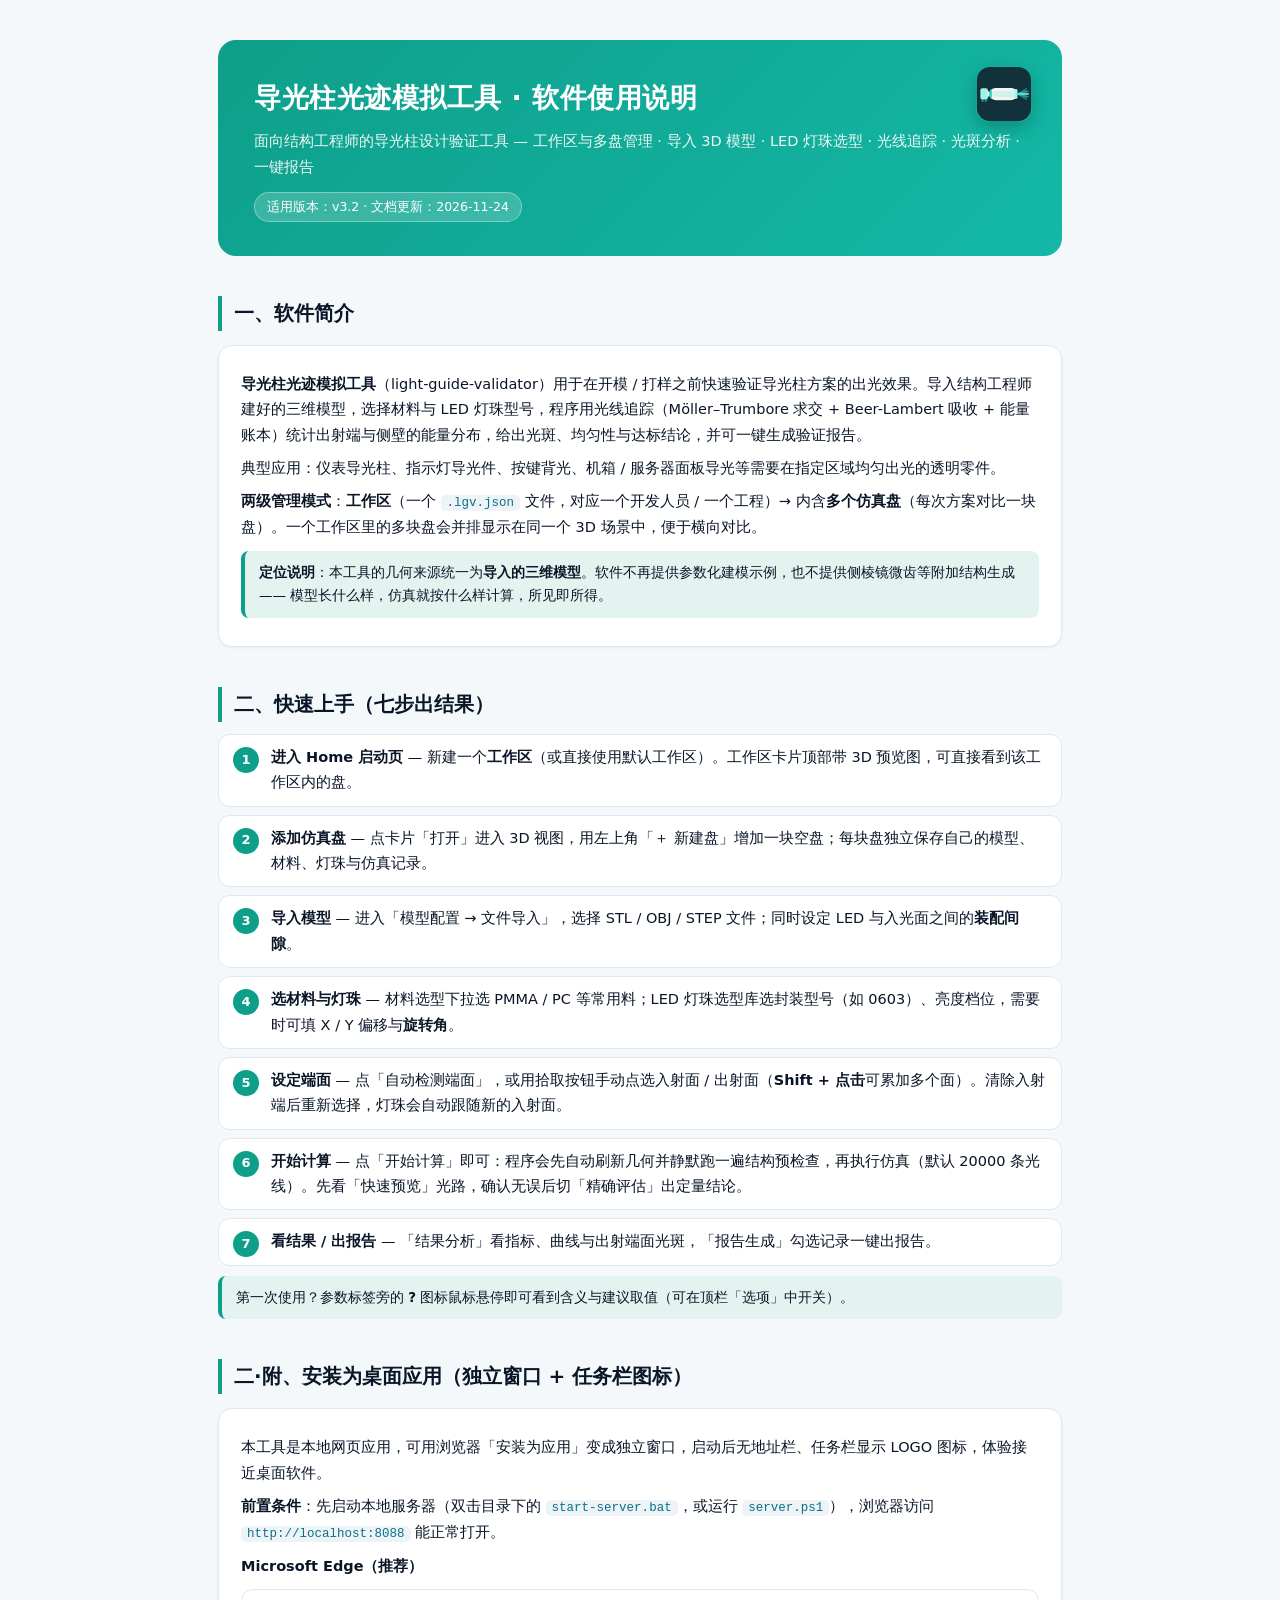
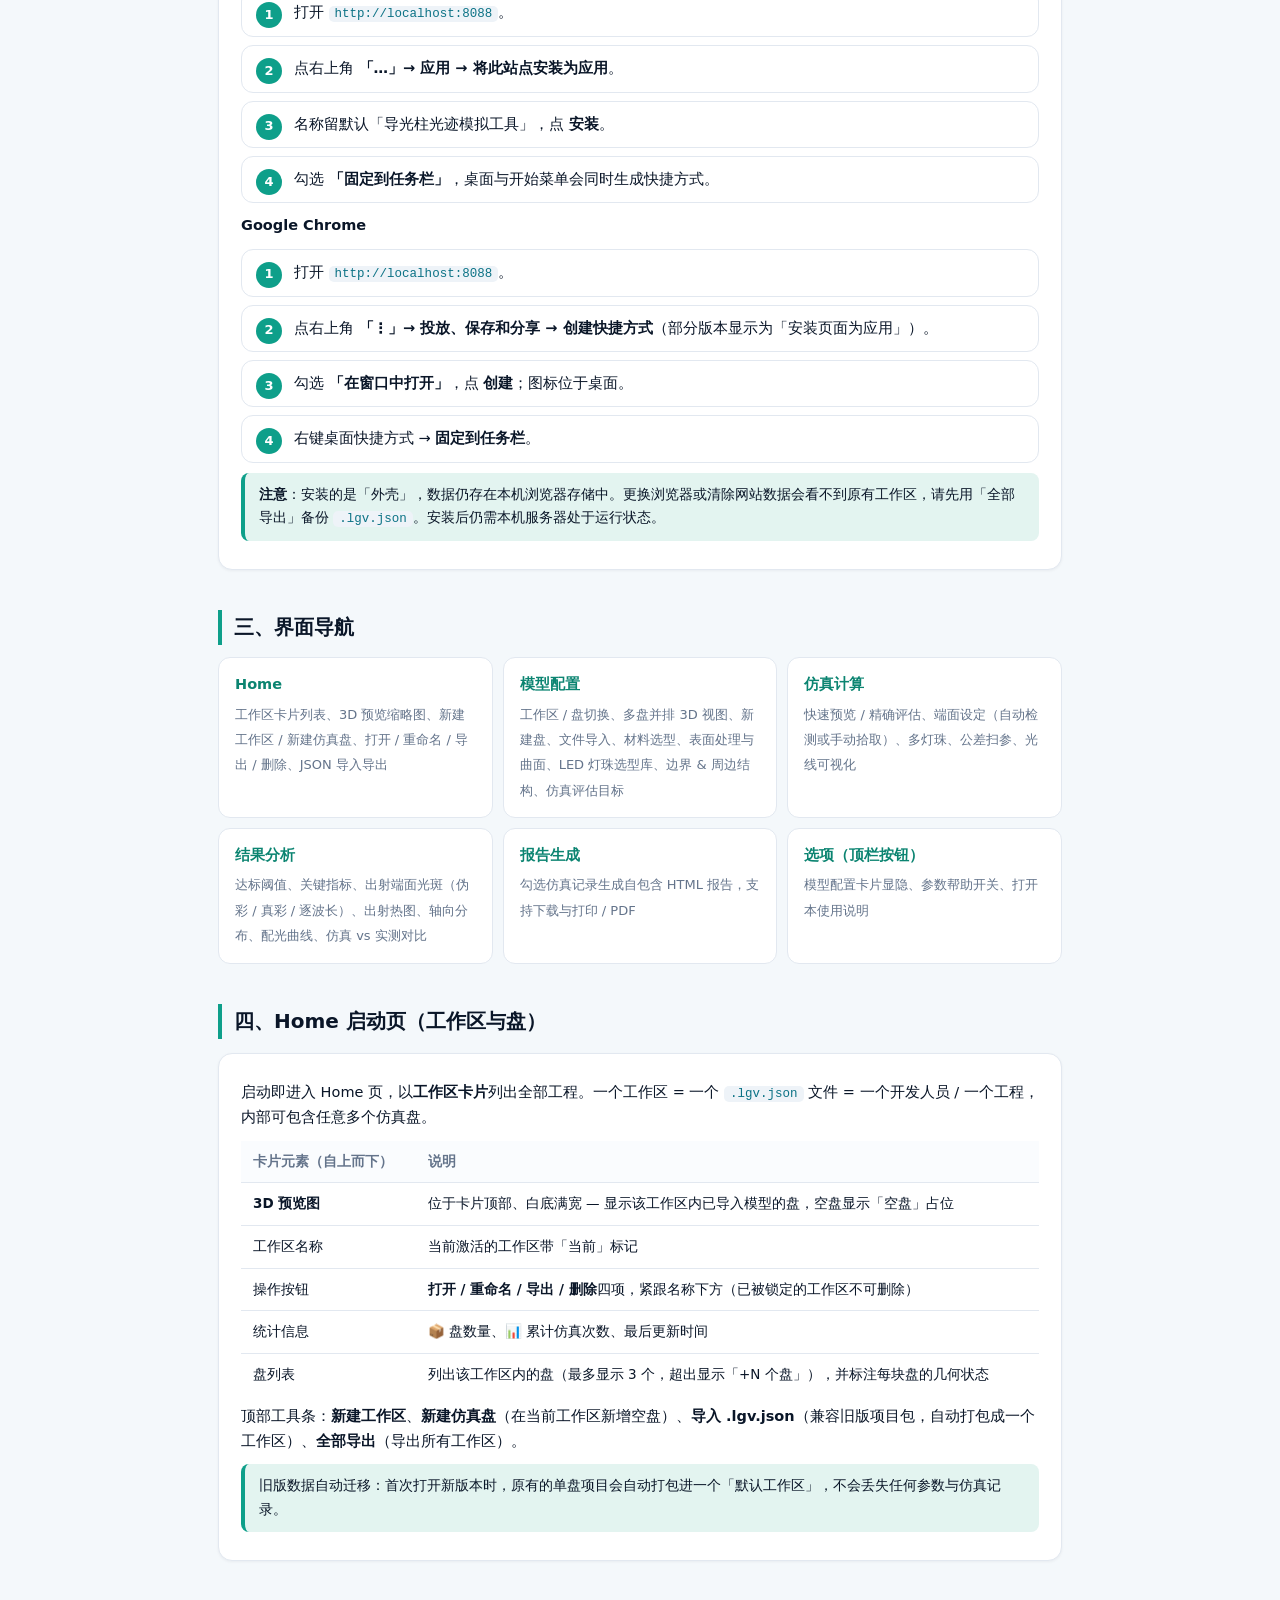
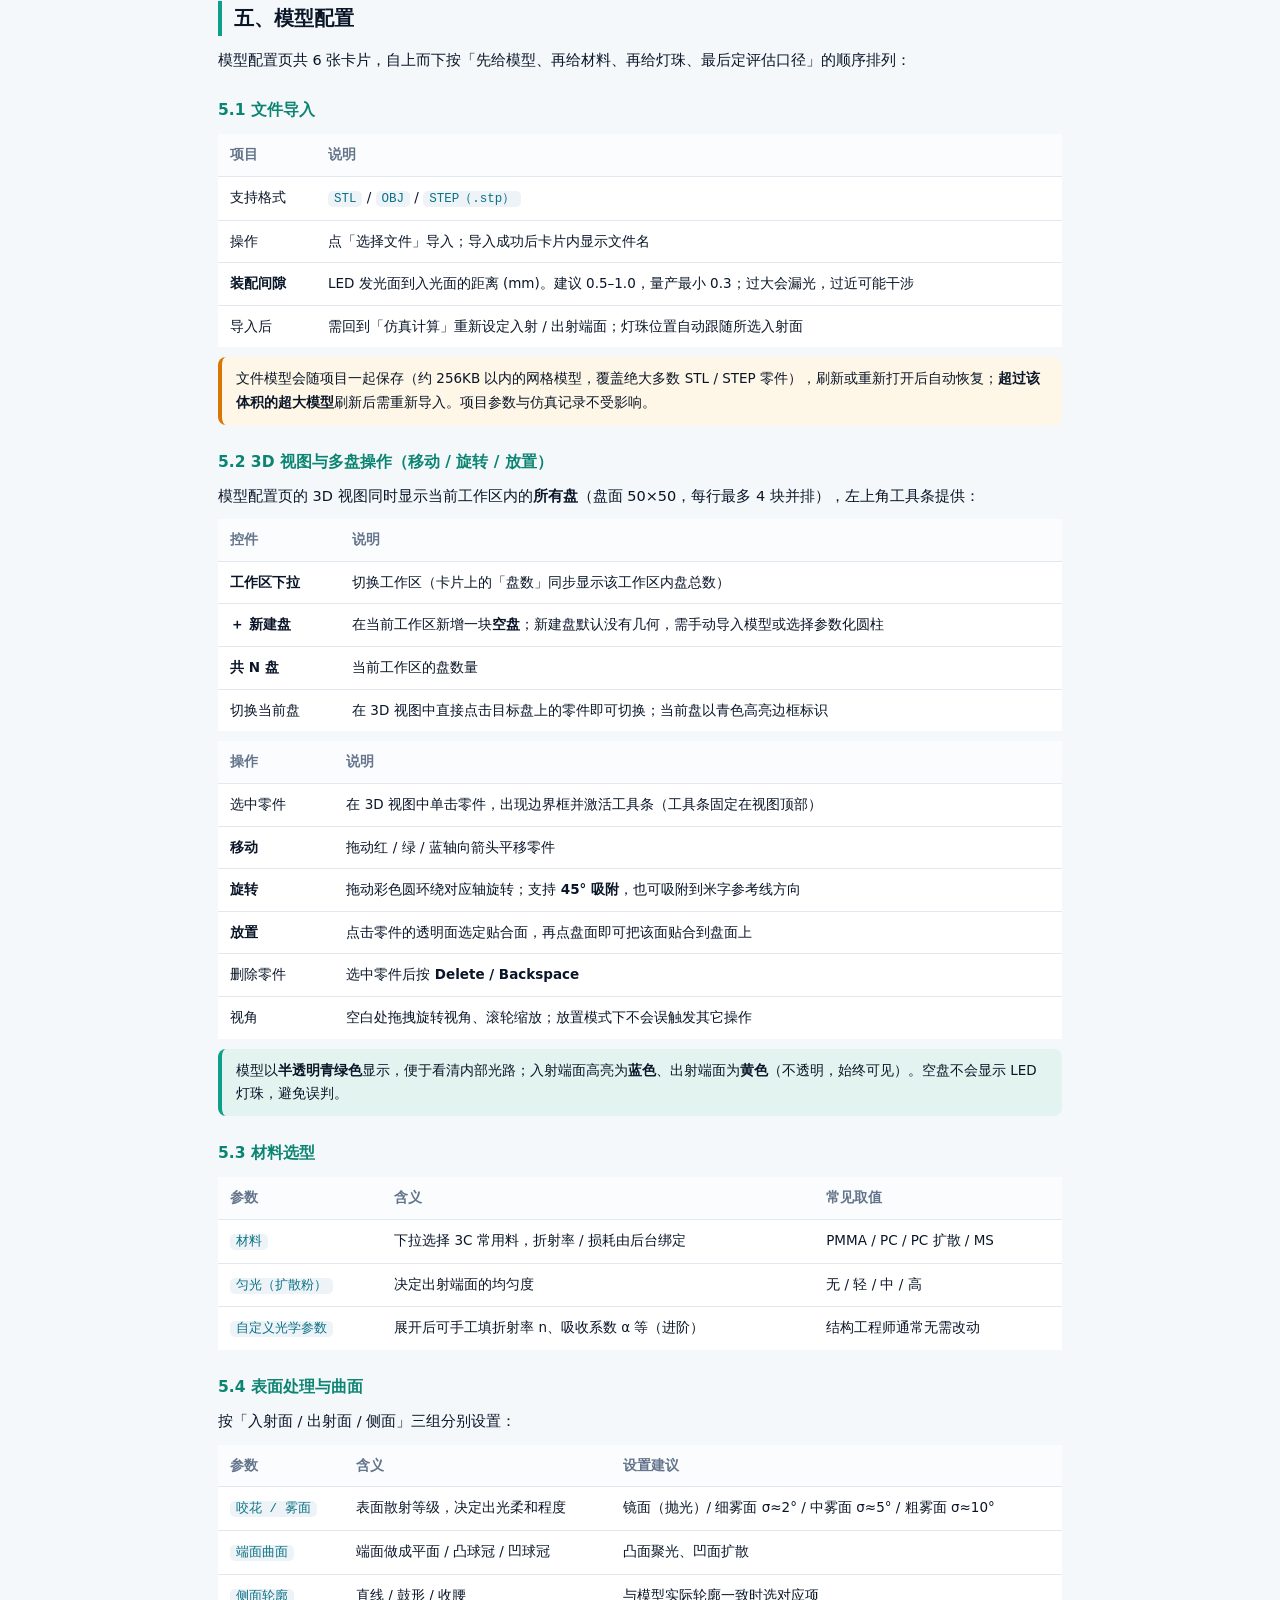
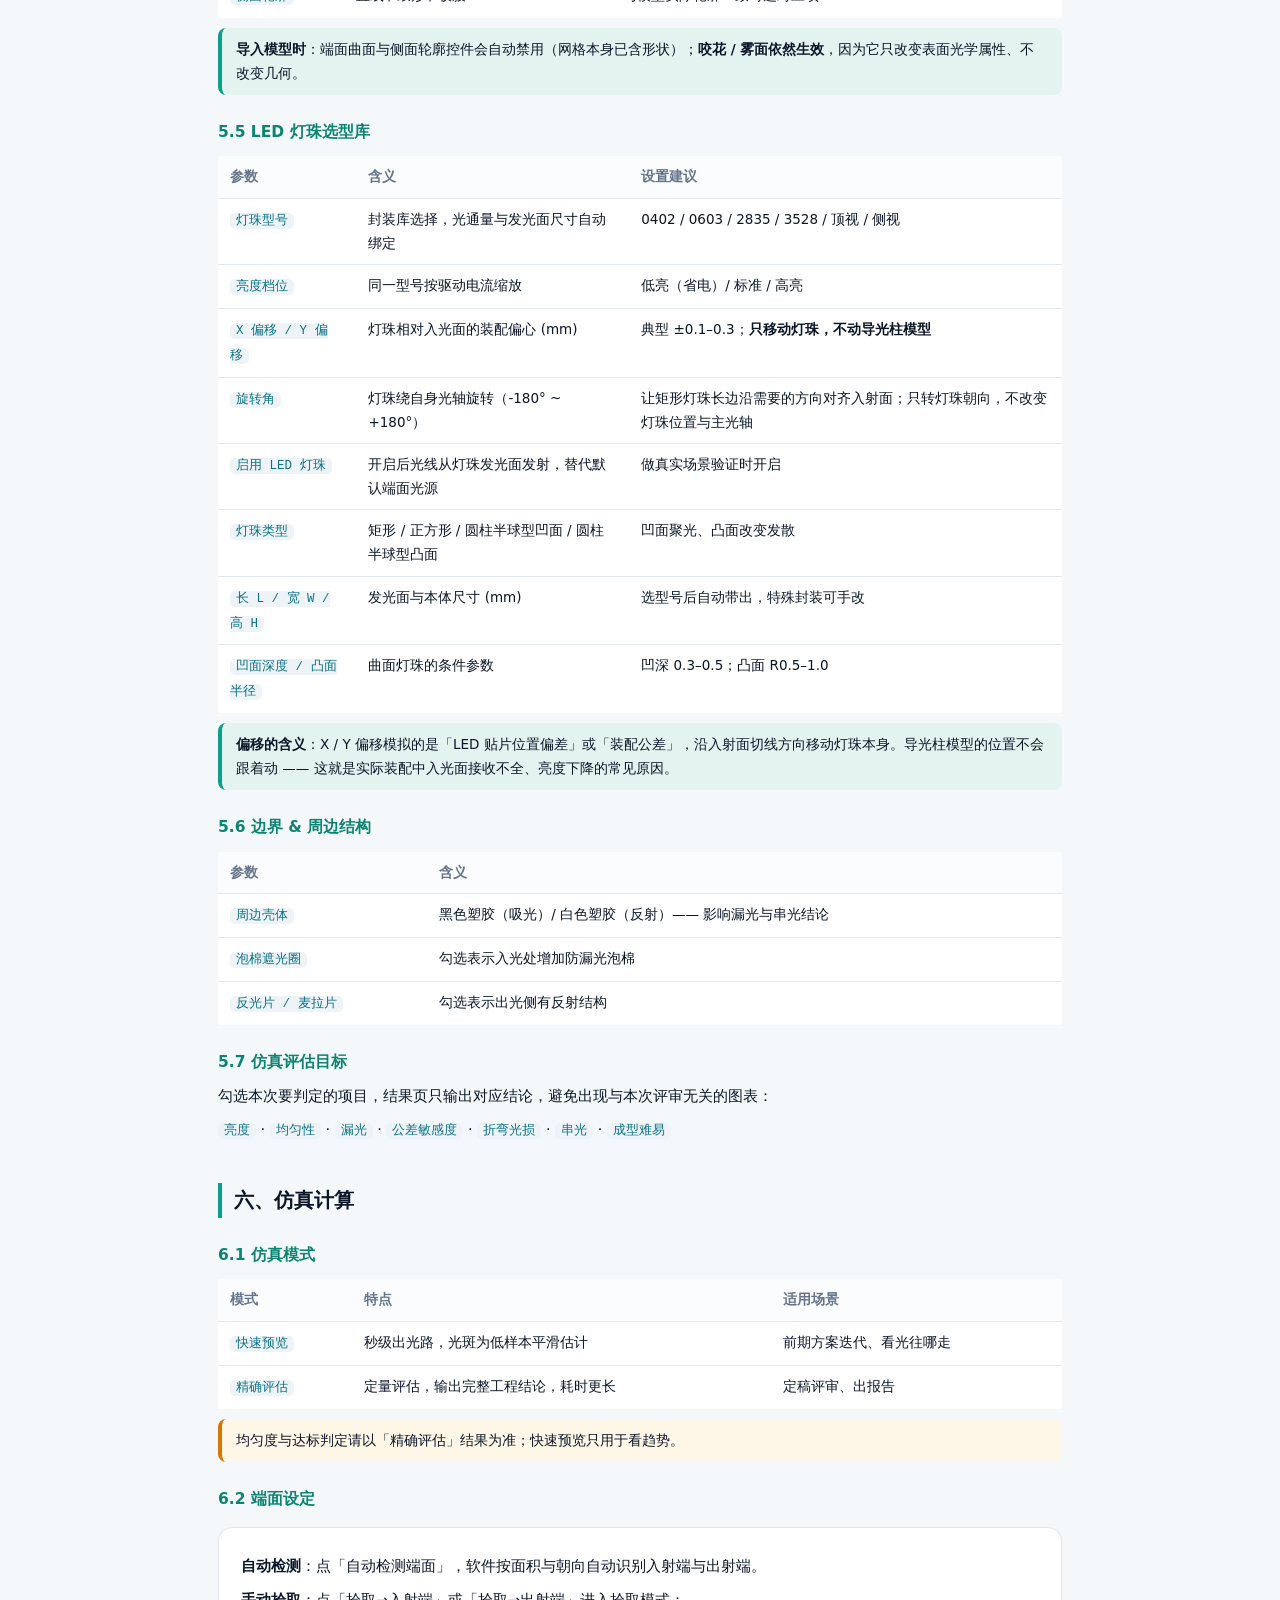
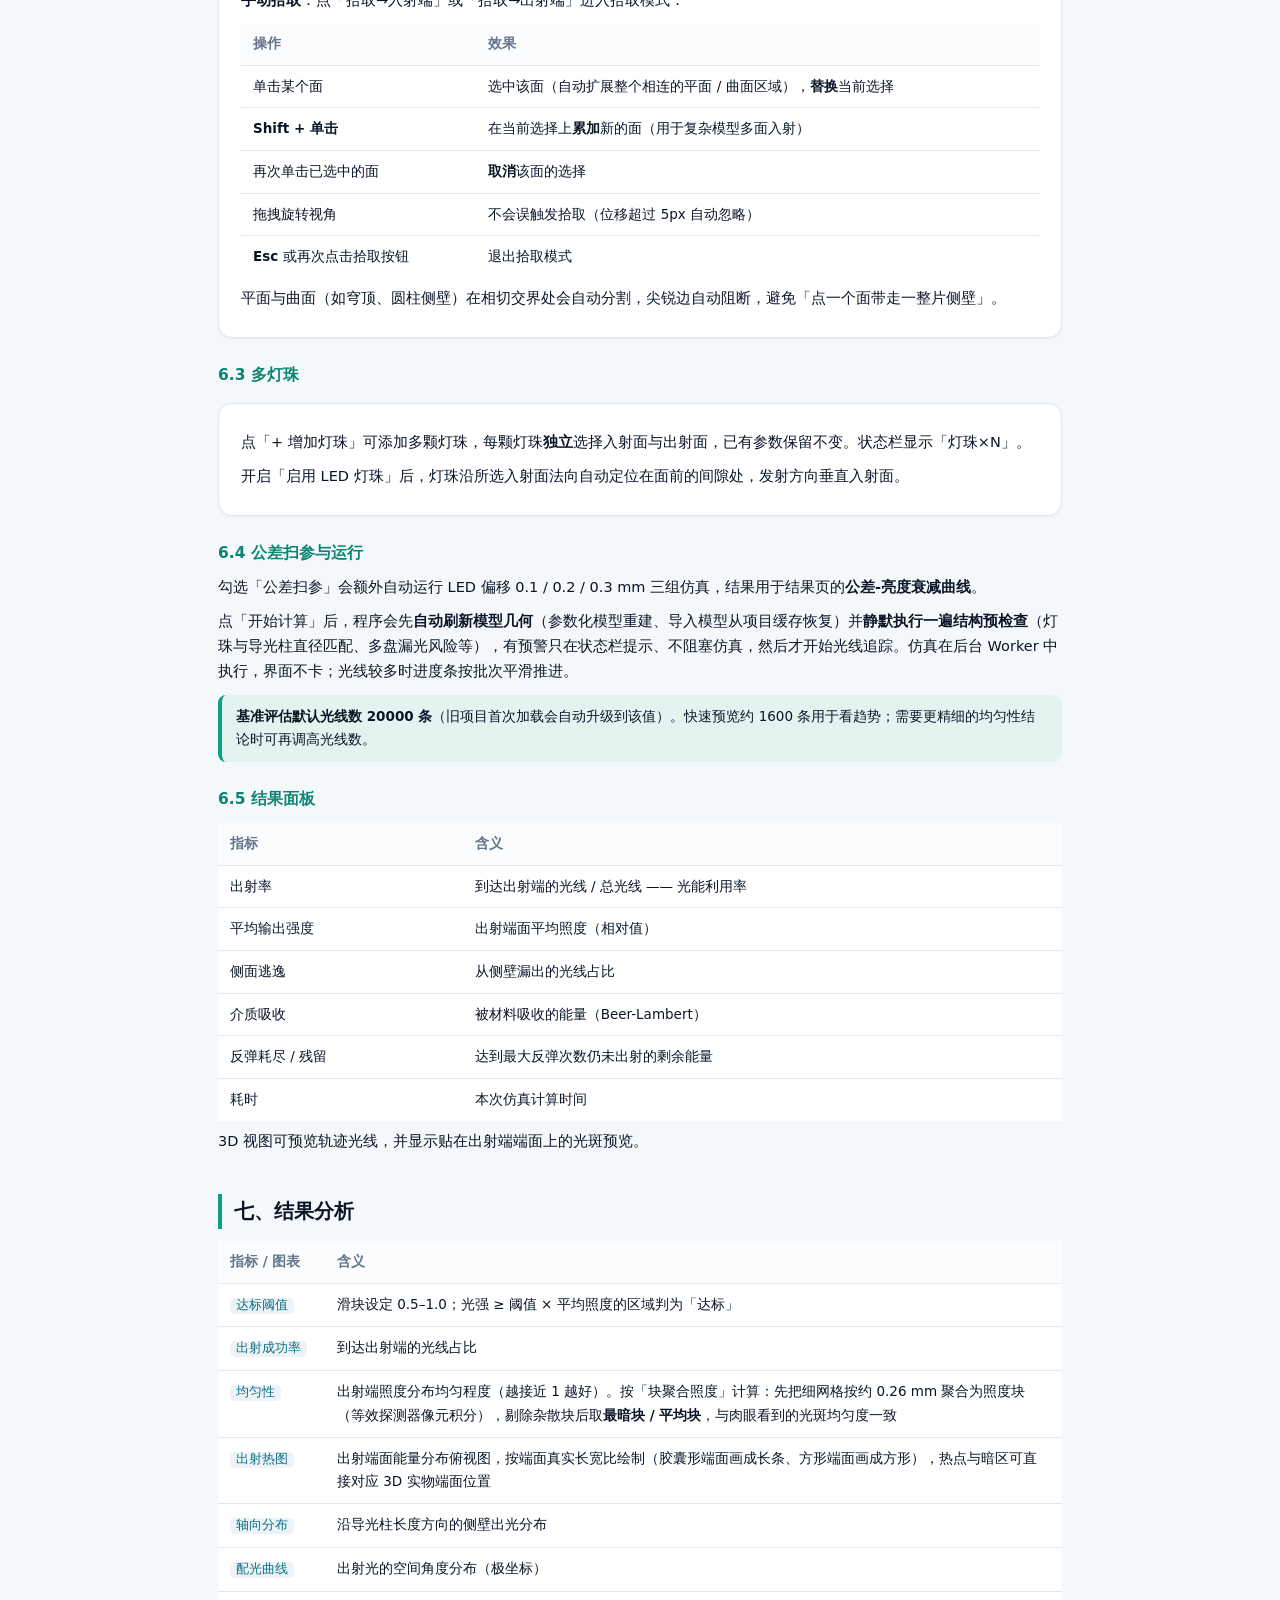
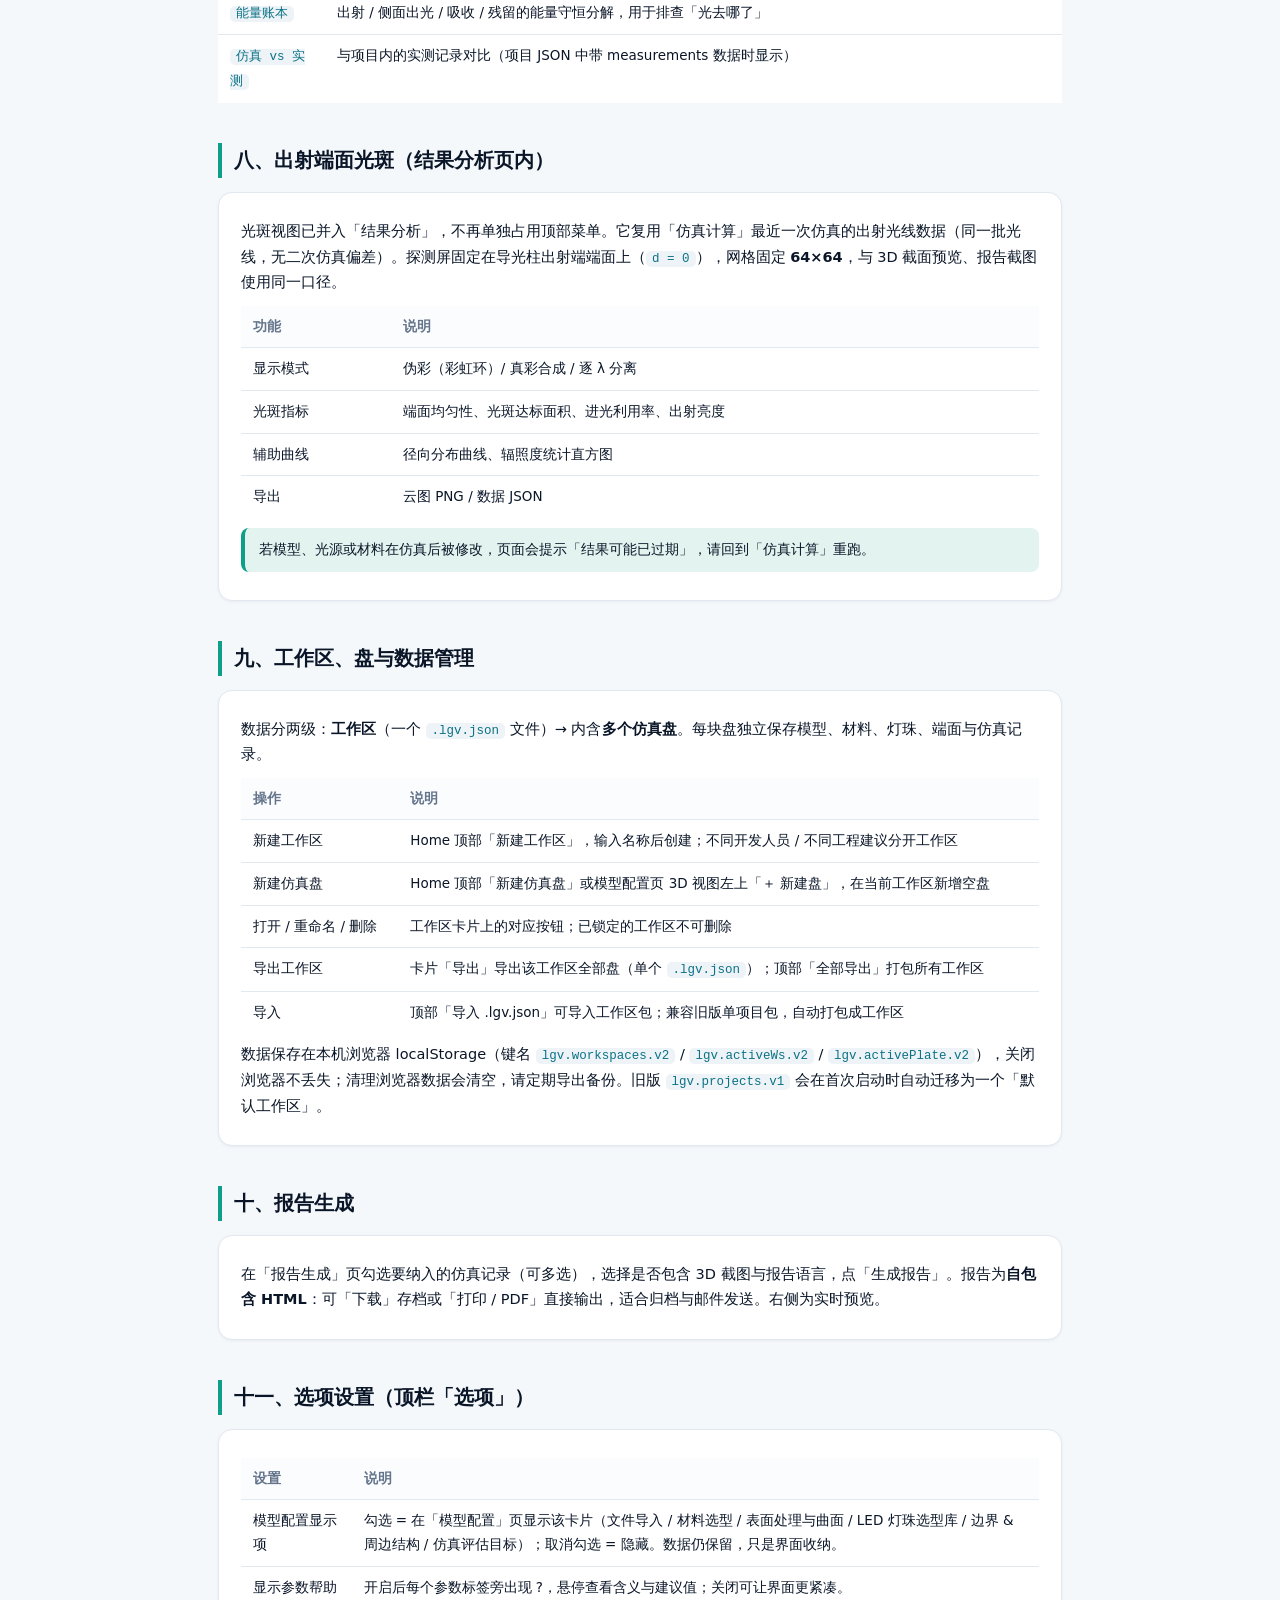
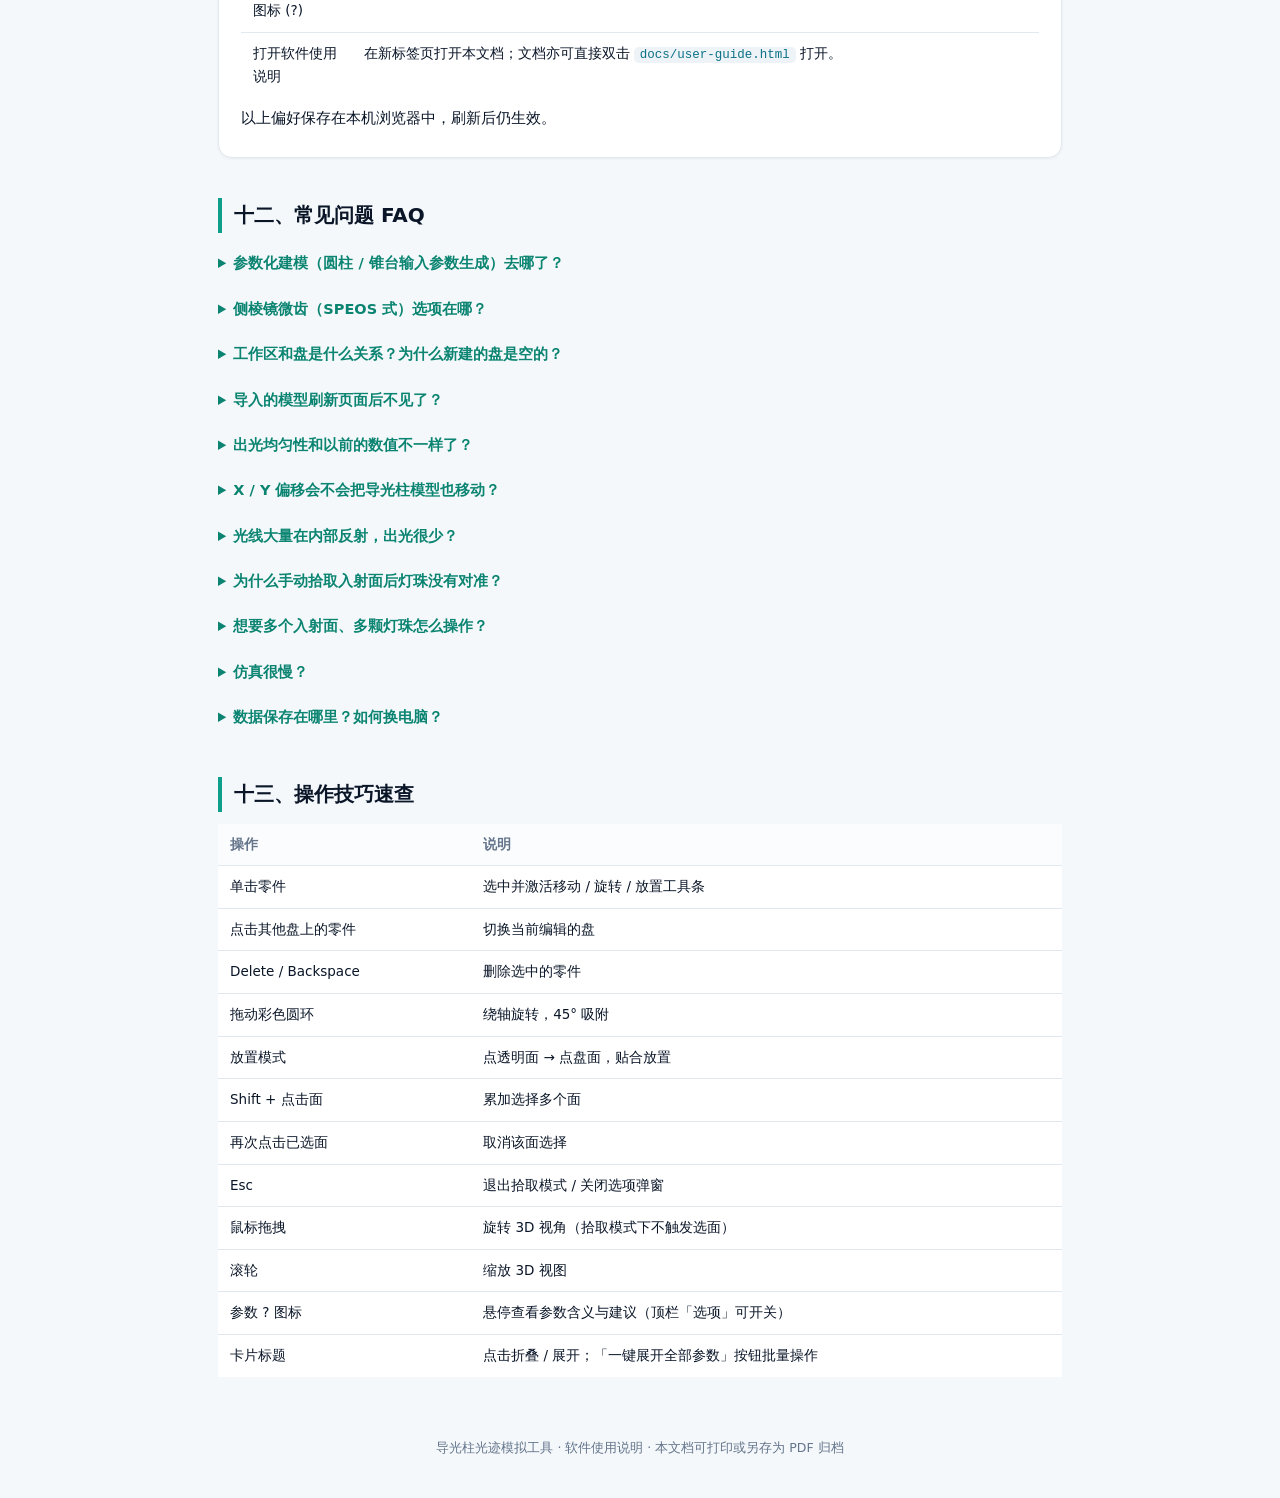
<file: docs/user-guide.html>
<!DOCTYPE html>
<html lang="zh-CN">
<head>
<meta charset="UTF-8">
<meta name="viewport" content="width=device-width, initial-scale=1.0">
<title>导光柱光迹模拟工具 — 软件使用说明</title>
<link rel="icon" type="image/png" sizes="32x32" href="../assets/favicon-32.png?v=1">
<style>
  :root {
    --accent: #0E9F8A; --accent-strong: #0B8471; --accent-soft: #E3F4F0;
    --ink: #0A1628; --muted: #64748B; --line: #E2E8F0; --bg: #F4F8FB;
  }
  * { box-sizing: border-box; }
  body { font-family: "Segoe UI", "Microsoft YaHei", system-ui, sans-serif; background: var(--bg); color: var(--ink); margin: 0; line-height: 1.75; font-size: 14.5px; }
  .wrap { max-width: 900px; margin: 0 auto; padding: 40px 28px 80px; }
  header.doc { position: relative; background: linear-gradient(135deg, var(--accent) 0%, #14B8A6 100%); color: #fff; border-radius: 18px; padding: 34px 36px; margin-bottom: 34px; }
  .doc-logo { position: absolute; top: 26px; right: 30px; width: 56px; height: 56px; border-radius: 14px; box-shadow: 0 6px 18px rgba(0,0,0,.22); }
  header.doc h1 { margin: 0 0 8px; font-size: 27px; letter-spacing: .5px; }
  header.doc p { margin: 0; opacity: .92; font-size: 14.5px; }
  .ver { display: inline-block; margin-top: 12px; background: rgba(255,255,255,.18); border: 1px solid rgba(255,255,255,.35); padding: 3px 12px; border-radius: 999px; font-size: 12.5px; }
  h2 { font-size: 20px; margin: 40px 0 12px; padding-left: 12px; border-left: 4px solid var(--accent); }
  h3 { font-size: 15.5px; margin: 24px 0 8px; color: var(--accent-strong); }
  p { margin: 8px 0; }
  .card { background: #fff; border: 1px solid var(--line); border-radius: 14px; padding: 18px 22px; margin: 14px 0; box-shadow: 0 1px 3px rgba(10,22,40,.05); }
  table { width: 100%; border-collapse: collapse; margin: 10px 0 4px; background: #fff; font-size: 13.5px; }
  th, td { text-align: left; padding: 9px 12px; border-bottom: 1px solid var(--line); vertical-align: top; }
  th { color: var(--muted); font-weight: 600; white-space: nowrap; background: #FAFCFE; }
  tr:last-child td { border-bottom: none; }
  code, .k { font-family: Consolas, Menlo, monospace; background: #EEF3F8; border-radius: 5px; padding: 1px 6px; font-size: 12.5px; color: #0B7285; }
  .tip { background: var(--accent-soft); border-left: 4px solid var(--accent); border-radius: 8px; padding: 10px 14px; margin: 10px 0; font-size: 13.5px; }
  .warn { background: #FEF6E6; border-left: 4px solid #D97706; border-radius: 8px; padding: 10px 14px; margin: 10px 0; font-size: 13.5px; }
  .steps { counter-reset: step; padding-left: 0; list-style: none; margin: 10px 0; }
  .steps li { counter-increment: step; position: relative; padding: 10px 14px 10px 52px; background: #fff; border: 1px solid var(--line); border-radius: 12px; margin: 8px 0; }
  .steps li::before { content: counter(step); position: absolute; left: 14px; top: 12px; width: 26px; height: 26px; border-radius: 50%; background: var(--accent); color: #fff; font-weight: 700; font-size: 13px; display: flex; align-items: center; justify-content: center; }
  .nav-map { display: grid; grid-template-columns: repeat(auto-fit, minmax(240px, 1fr)); gap: 10px; margin: 12px 0; }
  .nav-map .nm { background: #fff; border: 1px solid var(--line); border-radius: 12px; padding: 14px 16px; }
  .nav-map .nm b { color: var(--accent-strong); display: block; margin-bottom: 4px; font-size: 14.5px; }
  .nav-map .nm span { font-size: 13px; color: var(--muted); }
  details { margin: 8px 0; }
  summary { cursor: pointer; font-weight: 600; color: var(--accent-strong); padding: 6px 0; }
  footer { margin-top: 60px; color: var(--muted); font-size: 12.5px; text-align: center; }
  @media print {
    body { background: #fff; font-size: 12.5px; }
    .wrap { max-width: none; padding: 0; }
    header.doc { border-radius: 0; -webkit-print-color-adjust: exact; print-color-adjust: exact; }
    .card { box-shadow: none; break-inside: avoid; }
    details { display: block; }
  }
</style>
</head>
<body>
<div class="wrap">

<header class="doc">
  <img class="doc-logo" src="../assets/logo.svg?v=3" alt="LOGO">
  <h1>导光柱光迹模拟工具 · 软件使用说明</h1>
  <p>面向结构工程师的导光柱设计验证工具 — 工作区与多盘管理 · 导入 3D 模型 · LED 灯珠选型 · 光线追踪 · 光斑分析 · 一键报告</p>
  <span class="ver">适用版本：v3.2 · 文档更新：2026-11-24</span>
</header>

<h2>一、软件简介</h2>
<div class="card">
  <p><b>导光柱光迹模拟工具</b>（light-guide-validator）用于在开模 / 打样之前快速验证导光柱方案的出光效果。导入结构工程师建好的三维模型，选择材料与 LED 灯珠型号，程序用光线追踪（Möller–Trumbore 求交 + Beer-Lambert 吸收 + 能量账本）统计出射端与侧壁的能量分布，给出光斑、均匀性与达标结论，并可一键生成验证报告。</p>
  <p>典型应用：仪表导光柱、指示灯导光件、按键背光、机箱 / 服务器面板导光等需要在指定区域均匀出光的透明零件。</p>
  <p><b>两级管理模式</b>：<b>工作区</b>（一个 <code>.lgv.json</code> 文件，对应一个开发人员 / 一个工程）→ 内含<b>多个仿真盘</b>（每次方案对比一块盘）。一个工作区里的多块盘会并排显示在同一个 3D 场景中，便于横向对比。</p>
  <div class="tip"><b>定位说明</b>：本工具的几何来源统一为<b>导入的三维模型</b>。软件不再提供参数化建模示例，也不提供侧棱镜微齿等附加结构生成 —— 模型长什么样，仿真就按什么样计算，所见即所得。</div>
</div>

<h2>二、快速上手（七步出结果）</h2>
<ol class="steps">
  <li><b>进入 Home 启动页</b> — 新建一个<b>工作区</b>（或直接使用默认工作区）。工作区卡片顶部带 3D 预览图，可直接看到该工作区内的盘。</li>
  <li><b>添加仿真盘</b> — 点卡片「打开」进入 3D 视图，用左上角「＋ 新建盘」增加一块空盘；每块盘独立保存自己的模型、材料、灯珠与仿真记录。</li>
  <li><b>导入模型</b> — 进入「模型配置 → 文件导入」，选择 STL / OBJ / STEP 文件；同时设定 LED 与入光面之间的<b>装配间隙</b>。</li>
  <li><b>选材料与灯珠</b> — 材料选型下拉选 PMMA / PC 等常用料；LED 灯珠选型库选封装型号（如 0603）、亮度档位，需要时可填 X / Y 偏移与<b>旋转角</b>。</li>
  <li><b>设定端面</b> — 点「自动检测端面」，或用拾取按钮手动点选入射面 / 出射面（<b>Shift + 点击</b>可累加多个面）。清除入射端后重新选择，灯珠会自动跟随新的入射面。</li>
  <li><b>开始计算</b> — 点「开始计算」即可：程序会先自动刷新几何并静默跑一遍结构预检查，再执行仿真（默认 20000 条光线）。先看「快速预览」光路，确认无误后切「精确评估」出定量结论。</li>
  <li><b>看结果 / 出报告</b> — 「结果分析」看指标、曲线与出射端面光斑，「报告生成」勾选记录一键出报告。</li>
</ol>
<div class="tip">第一次使用？参数标签旁的 <b>?</b> 图标鼠标悬停即可看到含义与建议取值（可在顶栏「选项」中开关）。</div>

<h2>二·附、安装为桌面应用（独立窗口 + 任务栏图标）</h2>
<div class="card">
  <p>本工具是本地网页应用，可用浏览器「安装为应用」变成独立窗口，启动后无地址栏、任务栏显示 LOGO 图标，体验接近桌面软件。</p>
  <p><b>前置条件</b>：先启动本地服务器（双击目录下的 <code>start-server.bat</code>，或运行 <code>server.ps1</code>），浏览器访问 <code>http://localhost:8088</code> 能正常打开。</p>
  <p><b>Microsoft Edge（推荐）</b></p>
  <ol class="steps">
    <li>打开 <code>http://localhost:8088</code>。</li>
    <li>点右上角 <b>「…」→ 应用 → 将此站点安装为应用</b>。</li>
    <li>名称留默认「导光柱光迹模拟工具」，点 <b>安装</b>。</li>
    <li>勾选 <b>「固定到任务栏」</b>，桌面与开始菜单会同时生成快捷方式。</li>
  </ol>
  <p><b>Google Chrome</b></p>
  <ol class="steps">
    <li>打开 <code>http://localhost:8088</code>。</li>
    <li>点右上角 <b>「⋮」→ 投放、保存和分享 → 创建快捷方式</b>（部分版本显示为「安装页面为应用」）。</li>
    <li>勾选 <b>「在窗口中打开」</b>，点 <b>创建</b>；图标位于桌面。</li>
    <li>右键桌面快捷方式 → <b>固定到任务栏</b>。</li>
  </ol>
  <div class="tip"><b>注意</b>：安装的是「外壳」，数据仍存在本机浏览器存储中。更换浏览器或清除网站数据会看不到原有工作区，请先用「全部导出」备份 <code>.lgv.json</code>。安装后仍需本机服务器处于运行状态。</div>
</div>

<h2>三、界面导航</h2>
<div class="nav-map">
  <div class="nm"><b>Home</b><span>工作区卡片列表、3D 预览缩略图、新建工作区 / 新建仿真盘、打开 / 重命名 / 导出 / 删除、JSON 导入导出</span></div>
  <div class="nm"><b>模型配置</b><span>工作区 / 盘切换、多盘并排 3D 视图、新建盘、文件导入、材料选型、表面处理与曲面、LED 灯珠选型库、边界 &amp; 周边结构、仿真评估目标</span></div>
  <div class="nm"><b>仿真计算</b><span>快速预览 / 精确评估、端面设定（自动检测或手动拾取）、多灯珠、公差扫参、光线可视化</span></div>
  <div class="nm"><b>结果分析</b><span>达标阈值、关键指标、出射端面光斑（伪彩 / 真彩 / 逐波长）、出射热图、轴向分布、配光曲线、仿真 vs 实测对比</span></div>
  <div class="nm"><b>报告生成</b><span>勾选仿真记录生成自包含 HTML 报告，支持下载与打印 / PDF</span></div>
  <div class="nm"><b>选项（顶栏按钮）</b><span>模型配置卡片显隐、参数帮助开关、打开本使用说明</span></div>
</div>

<h2>四、Home 启动页（工作区与盘）</h2>
<div class="card">
  <p>启动即进入 Home 页，以<b>工作区卡片</b>列出全部工程。一个工作区 = 一个 <code>.lgv.json</code> 文件 = 一个开发人员 / 一个工程，内部可包含任意多个仿真盘。</p>
  <table>
    <tr><th>卡片元素（自上而下）</th><th>说明</th></tr>
    <tr><td><b>3D 预览图</b></td><td>位于卡片顶部、白底满宽 — 显示该工作区内已导入模型的盘，空盘显示「空盘」占位</td></tr>
    <tr><td>工作区名称</td><td>当前激活的工作区带「当前」标记</td></tr>
    <tr><td>操作按钮</td><td><b>打开 / 重命名 / 导出 / 删除</b>四项，紧跟名称下方（已被锁定的工作区不可删除）</td></tr>
    <tr><td>统计信息</td><td>📦 盘数量、📊 累计仿真次数、最后更新时间</td></tr>
    <tr><td>盘列表</td><td>列出该工作区内的盘（最多显示 3 个，超出显示「+N 个盘」），并标注每块盘的几何状态</td></tr>
  </table>
  <p>顶部工具条：<b>新建工作区</b>、<b>新建仿真盘</b>（在当前工作区新增空盘）、<b>导入 .lgv.json</b>（兼容旧版项目包，自动打包成一个工作区）、<b>全部导出</b>（导出所有工作区）。</p>
  <div class="tip">旧版数据自动迁移：首次打开新版本时，原有的单盘项目会自动打包进一个「默认工作区」，不会丢失任何参数与仿真记录。</div>
</div>

<h2>五、模型配置</h2>
<p>模型配置页共 6 张卡片，自上而下按「先给模型、再给材料、再给灯珠、最后定评估口径」的顺序排列：</p>

<h3>5.1 文件导入</h3>
<table>
  <tr><th>项目</th><th>说明</th></tr>
  <tr><td>支持格式</td><td><code>STL</code> / <code>OBJ</code> / <code>STEP（.stp）</code></td></tr>
  <tr><td>操作</td><td>点「选择文件」导入；导入成功后卡片内显示文件名</td></tr>
  <tr><td><b>装配间隙</b></td><td>LED 发光面到入光面的距离 (mm)。建议 0.5–1.0，量产最小 0.3；过大会漏光，过近可能干涉</td></tr>
  <tr><td>导入后</td><td>需回到「仿真计算」重新设定入射 / 出射端面；灯珠位置自动跟随所选入射面</td></tr>
</table>
<div class="warn">文件模型会随项目一起保存（约 256KB 以内的网格模型，覆盖绝大多数 STL / STEP 零件），刷新或重新打开后自动恢复；<b>超过该体积的超大模型</b>刷新后需重新导入。项目参数与仿真记录不受影响。</div>

<h3>5.2 3D 视图与多盘操作（移动 / 旋转 / 放置）</h3>
<p>模型配置页的 3D 视图同时显示当前工作区内的<b>所有盘</b>（盘面 50×50，每行最多 4 块并排），左上角工具条提供：</p>
<table>
  <tr><th>控件</th><th>说明</th></tr>
  <tr><td><b>工作区下拉</b></td><td>切换工作区（卡片上的「盘数」同步显示该工作区内盘总数）</td></tr>
  <tr><td><b>＋ 新建盘</b></td><td>在当前工作区新增一块<b>空盘</b>；新建盘默认没有几何，需手动导入模型或选择参数化圆柱</td></tr>
  <tr><td><b>共 N 盘</b></td><td>当前工作区的盘数量</td></tr>
  <tr><td>切换当前盘</td><td>在 3D 视图中直接点击目标盘上的零件即可切换；当前盘以青色高亮边框标识</td></tr>
</table>
<table>
  <tr><th>操作</th><th>说明</th></tr>
  <tr><td>选中零件</td><td>在 3D 视图中单击零件，出现边界框并激活工具条（工具条固定在视图顶部）</td></tr>
  <tr><td><b>移动</b></td><td>拖动红 / 绿 / 蓝轴向箭头平移零件</td></tr>
  <tr><td><b>旋转</b></td><td>拖动彩色圆环绕对应轴旋转；支持 <b>45° 吸附</b>，也可吸附到米字参考线方向</td></tr>
  <tr><td><b>放置</b></td><td>点击零件的透明面选定贴合面，再点盘面即可把该面贴合到盘面上</td></tr>
  <tr><td>删除零件</td><td>选中零件后按 <b>Delete / Backspace</b></td></tr>
  <tr><td>视角</td><td>空白处拖拽旋转视角、滚轮缩放；放置模式下不会误触发其它操作</td></tr>
</table>
<div class="tip">模型以<b>半透明青绿色</b>显示，便于看清内部光路；入射端面高亮为<b>蓝色</b>、出射端面为<b>黄色</b>（不透明，始终可见）。空盘不会显示 LED 灯珠，避免误判。</div>

<h3>5.3 材料选型</h3>
<table>
  <tr><th>参数</th><th>含义</th><th>常见取值</th></tr>
  <tr><td><code>材料</code></td><td>下拉选择 3C 常用料，折射率 / 损耗由后台绑定</td><td>PMMA / PC / PC 扩散 / MS</td></tr>
  <tr><td><code>匀光（扩散粉）</code></td><td>决定出射端面的均匀度</td><td>无 / 轻 / 中 / 高</td></tr>
  <tr><td><code>自定义光学参数</code></td><td>展开后可手工填折射率 n、吸收系数 α 等（进阶）</td><td>结构工程师通常无需改动</td></tr>
</table>

<h3>5.4 表面处理与曲面</h3>
<p>按「入射面 / 出射面 / 侧面」三组分别设置：</p>
<table>
  <tr><th>参数</th><th>含义</th><th>设置建议</th></tr>
  <tr><td><code>咬花 / 雾面</code></td><td>表面散射等级，决定出光柔和程度</td><td>镜面（抛光）/ 细雾面 σ≈2° / 中雾面 σ≈5° / 粗雾面 σ≈10°</td></tr>
  <tr><td><code>端面曲面</code></td><td>端面做成平面 / 凸球冠 / 凹球冠</td><td>凸面聚光、凹面扩散</td></tr>
  <tr><td><code>侧面轮廓</code></td><td>直线 / 鼓形 / 收腰</td><td>与模型实际轮廓一致时选对应项</td></tr>
</table>
<div class="tip"><b>导入模型时</b>：端面曲面与侧面轮廓控件会自动禁用（网格本身已含形状）；<b>咬花 / 雾面依然生效</b>，因为它只改变表面光学属性、不改变几何。</div>

<h3>5.5 LED 灯珠选型库</h3>
<table>
  <tr><th>参数</th><th>含义</th><th>设置建议</th></tr>
  <tr><td><code>灯珠型号</code></td><td>封装库选择，光通量与发光面尺寸自动绑定</td><td>0402 / 0603 / 2835 / 3528 / 顶视 / 侧视</td></tr>
  <tr><td><code>亮度档位</code></td><td>同一型号按驱动电流缩放</td><td>低亮（省电）/ 标准 / 高亮</td></tr>
  <tr><td><code>X 偏移 / Y 偏移</code></td><td>灯珠相对入光面的装配偏心 (mm)</td><td>典型 ±0.1–0.3；<b>只移动灯珠，不动导光柱模型</b></td></tr>
  <tr><td><code>旋转角</code></td><td>灯珠绕自身光轴旋转（-180° ~ +180°）</td><td>让矩形灯珠长边沿需要的方向对齐入射面；只转灯珠朝向，不改变灯珠位置与主光轴</td></tr>
  <tr><td><code>启用 LED 灯珠</code></td><td>开启后光线从灯珠发光面发射，替代默认端面光源</td><td>做真实场景验证时开启</td></tr>
  <tr><td><code>灯珠类型</code></td><td>矩形 / 正方形 / 圆柱半球型凹面 / 圆柱半球型凸面</td><td>凹面聚光、凸面改变发散</td></tr>
  <tr><td><code>长 L / 宽 W / 高 H</code></td><td>发光面与本体尺寸 (mm)</td><td>选型号后自动带出，特殊封装可手改</td></tr>
  <tr><td><code>凹面深度 / 凸面半径</code></td><td>曲面灯珠的条件参数</td><td>凹深 0.3–0.5；凸面 R0.5–1.0</td></tr>
</table>
<div class="tip"><b>偏移的含义</b>：X / Y 偏移模拟的是「LED 贴片位置偏差」或「装配公差」，沿入射面切线方向移动灯珠本身。导光柱模型的位置不会跟着动 —— 这就是实际装配中入光面接收不全、亮度下降的常见原因。</div>

<h3>5.6 边界 &amp; 周边结构</h3>
<table>
  <tr><th>参数</th><th>含义</th></tr>
  <tr><td><code>周边壳体</code></td><td>黑色塑胶（吸光）/ 白色塑胶（反射）—— 影响漏光与串光结论</td></tr>
  <tr><td><code>泡棉遮光圈</code></td><td>勾选表示入光处增加防漏光泡棉</td></tr>
  <tr><td><code>反光片 / 麦拉片</code></td><td>勾选表示出光侧有反射结构</td></tr>
</table>

<h3>5.7 仿真评估目标</h3>
<p>勾选本次要判定的项目，结果页只输出对应结论，避免出现与本次评审无关的图表：</p>
<p><code>亮度</code> · <code>均匀性</code> · <code>漏光</code> · <code>公差敏感度</code> · <code>折弯光损</code> · <code>串光</code> · <code>成型难易</code></p>

<h2>六、仿真计算</h2>

<h3>6.1 仿真模式</h3>
<table>
  <tr><th>模式</th><th>特点</th><th>适用场景</th></tr>
  <tr><td><code>快速预览</code></td><td>秒级出光路，光斑为低样本平滑估计</td><td>前期方案迭代、看光往哪走</td></tr>
  <tr><td><code>精确评估</code></td><td>定量评估，输出完整工程结论，耗时更长</td><td>定稿评审、出报告</td></tr>
</table>
<div class="warn">均匀度与达标判定请以「精确评估」结果为准；快速预览只用于看趋势。</div>

<h3>6.2 端面设定</h3>
<div class="card">
  <p><b>自动检测</b>：点「自动检测端面」，软件按面积与朝向自动识别入射端与出射端。</p>
  <p><b>手动拾取</b>：点「拾取→入射端」或「拾取→出射端」进入拾取模式：</p>
  <table>
    <tr><th>操作</th><th>效果</th></tr>
    <tr><td>单击某个面</td><td>选中该面（自动扩展整个相连的平面 / 曲面区域），<b>替换</b>当前选择</td></tr>
    <tr><td><b>Shift + 单击</b></td><td>在当前选择上<b>累加</b>新的面（用于复杂模型多面入射）</td></tr>
    <tr><td>再次单击已选中的面</td><td><b>取消</b>该面的选择</td></tr>
    <tr><td>拖拽旋转视角</td><td>不会误触发拾取（位移超过 5px 自动忽略）</td></tr>
    <tr><td><b>Esc</b> 或再次点击拾取按钮</td><td>退出拾取模式</td></tr>
  </table>
  <p>平面与曲面（如穹顶、圆柱侧壁）在相切交界处会自动分割，尖锐边自动阻断，避免「点一个面带走一整片侧壁」。</p>
</div>

<h3>6.3 多灯珠</h3>
<div class="card">
  <p>点「+ 增加灯珠」可添加多颗灯珠，每颗灯珠<b>独立</b>选择入射面与出射面，已有参数保留不变。状态栏显示「灯珠×N」。</p>
  <p>开启「启用 LED 灯珠」后，灯珠沿所选入射面法向自动定位在面前的间隙处，发射方向垂直入射面。</p>
</div>

<h3>6.4 公差扫参与运行</h3>
<p>勾选「公差扫参」会额外自动运行 LED 偏移 0.1 / 0.2 / 0.3 mm 三组仿真，结果用于结果页的<b>公差-亮度衰减曲线</b>。</p>
<p>点「开始计算」后，程序会先<b>自动刷新模型几何</b>（参数化模型重建、导入模型从项目缓存恢复）并<b>静默执行一遍结构预检查</b>（灯珠与导光柱直径匹配、多盘漏光风险等），有预警只在状态栏提示、不阻塞仿真，然后才开始光线追踪。仿真在后台 Worker 中执行，界面不卡；光线较多时进度条按批次平滑推进。</p>
<div class="tip"><b>基准评估默认光线数 20000 条</b>（旧项目首次加载会自动升级到该值）。快速预览约 1600 条用于看趋势；需要更精细的均匀性结论时可再调高光线数。</div>

<h3>6.5 结果面板</h3>
<table>
  <tr><th>指标</th><th>含义</th></tr>
  <tr><td>出射率</td><td>到达出射端的光线 / 总光线 —— 光能利用率</td></tr>
  <tr><td>平均输出强度</td><td>出射端面平均照度（相对值）</td></tr>
  <tr><td>侧面逃逸</td><td>从侧壁漏出的光线占比</td></tr>
  <tr><td>介质吸收</td><td>被材料吸收的能量（Beer-Lambert）</td></tr>
  <tr><td>反弹耗尽 / 残留</td><td>达到最大反弹次数仍未出射的剩余能量</td></tr>
  <tr><td>耗时</td><td>本次仿真计算时间</td></tr>
</table>
<p>3D 视图可预览轨迹光线，并显示贴在出射端端面上的光斑预览。</p>

<h2>七、结果分析</h2>
<table>
  <tr><th>指标 / 图表</th><th>含义</th></tr>
  <tr><td><code>达标阈值</code></td><td>滑块设定 0.5–1.0；光强 ≥ 阈值 × 平均照度的区域判为「达标」</td></tr>
  <tr><td><code>出射成功率</code></td><td>到达出射端的光线占比</td></tr>
  <tr><td><code>均匀性</code></td><td>出射端照度分布均匀程度（越接近 1 越好）。按「块聚合照度」计算：先把细网格按约 0.26 mm 聚合为照度块（等效探测器像元积分），剔除杂散块后取<b>最暗块 / 平均块</b>，与肉眼看到的光斑均匀度一致</td></tr>
  <tr><td><code>出射热图</code></td><td>出射端面能量分布俯视图，按端面真实长宽比绘制（胶囊形端面画成长条、方形端面画成方形），热点与暗区可直接对应 3D 实物端面位置</td></tr>
  <tr><td><code>轴向分布</code></td><td>沿导光柱长度方向的侧壁出光分布</td></tr>
  <tr><td><code>配光曲线</code></td><td>出射光的空间角度分布（极坐标）</td></tr>
  <tr><td><code>能量账本</code></td><td>出射 / 侧面出光 / 吸收 / 残留的能量守恒分解，用于排查「光去哪了」</td></tr>
  <tr><td><code>仿真 vs 实测</code></td><td>与项目内的实测记录对比（项目 JSON 中带 measurements 数据时显示）</td></tr>
</table>

<h2>八、出射端面光斑（结果分析页内）</h2>
<div class="card">
  <p>光斑视图已并入「结果分析」，不再单独占用顶部菜单。它复用「仿真计算」最近一次仿真的出射光线数据（同一批光线，无二次仿真偏差）。探测屏固定在导光柱出射端端面上（<code>d = 0</code>），网格固定 <b>64×64</b>，与 3D 截面预览、报告截图使用同一口径。</p>
  <table>
    <tr><th>功能</th><th>说明</th></tr>
    <tr><td>显示模式</td><td>伪彩（彩虹环）/ 真彩合成 / 逐 λ 分离</td></tr>
    <tr><td>光斑指标</td><td>端面均匀性、光斑达标面积、进光利用率、出射亮度</td></tr>
    <tr><td>辅助曲线</td><td>径向分布曲线、辐照度统计直方图</td></tr>
    <tr><td>导出</td><td>云图 PNG / 数据 JSON</td></tr>
  </table>
  <div class="tip">若模型、光源或材料在仿真后被修改，页面会提示「结果可能已过期」，请回到「仿真计算」重跑。</div>
</div>

<h2>九、工作区、盘与数据管理</h2>
<div class="card">
  <p>数据分两级：<b>工作区</b>（一个 <code>.lgv.json</code> 文件）→ 内含<b>多个仿真盘</b>。每块盘独立保存模型、材料、灯珠、端面与仿真记录。</p>
  <table>
    <tr><th>操作</th><th>说明</th></tr>
    <tr><td>新建工作区</td><td>Home 顶部「新建工作区」，输入名称后创建；不同开发人员 / 不同工程建议分开工作区</td></tr>
    <tr><td>新建仿真盘</td><td>Home 顶部「新建仿真盘」或模型配置页 3D 视图左上「＋ 新建盘」，在当前工作区新增空盘</td></tr>
    <tr><td>打开 / 重命名 / 删除</td><td>工作区卡片上的对应按钮；已锁定的工作区不可删除</td></tr>
    <tr><td>导出工作区</td><td>卡片「导出」导出该工作区全部盘（单个 <code>.lgv.json</code>）；顶部「全部导出」打包所有工作区</td></tr>
    <tr><td>导入</td><td>顶部「导入 .lgv.json」可导入工作区包；兼容旧版单项目包，自动打包成工作区</td></tr>
  </table>
  <p>数据保存在本机浏览器 localStorage（键名 <code>lgv.workspaces.v2</code> / <code>lgv.activeWs.v2</code> / <code>lgv.activePlate.v2</code>），关闭浏览器不丢失；清理浏览器数据会清空，请定期导出备份。旧版 <code>lgv.projects.v1</code> 会在首次启动时自动迁移为一个「默认工作区」。</p>
</div>

<h2>十、报告生成</h2>
<div class="card">
  <p>在「报告生成」页勾选要纳入的仿真记录（可多选），选择是否包含 3D 截图与报告语言，点「生成报告」。报告为<b>自包含 HTML</b>：可「下载」存档或「打印 / PDF」直接输出，适合归档与邮件发送。右侧为实时预览。</p>
</div>

<h2>十一、选项设置（顶栏「选项」）</h2>
<div class="card">
  <table>
    <tr><th>设置</th><th>说明</th></tr>
    <tr><td>模型配置显示项</td><td>勾选 = 在「模型配置」页显示该卡片（文件导入 / 材料选型 / 表面处理与曲面 / LED 灯珠选型库 / 边界 &amp; 周边结构 / 仿真评估目标）；取消勾选 = 隐藏。数据仍保留，只是界面收纳。</td></tr>
    <tr><td>显示参数帮助图标 (?)</td><td>开启后每个参数标签旁出现 ?，悬停查看含义与建议值；关闭可让界面更紧凑。</td></tr>
    <tr><td>打开软件使用说明</td><td>在新标签页打开本文档；文档亦可直接双击 <code>docs/user-guide.html</code> 打开。</td></tr>
  </table>
  <p>以上偏好保存在本机浏览器中，刷新后仍生效。</p>
</div>

<h2>十二、常见问题 FAQ</h2>
<details><summary>参数化建模（圆柱 / 锥台输入参数生成）去哪了？</summary>
  <p>已移除。本工具现在的几何统一来自导入的三维模型，目的是让仿真对象与结构实际设计<b>完全一致</b>，避免「参数化近似」与真实模型之间的偏差。请用 CAD 导出 STL / STEP 后导入。</p>
</details>
<details><summary>侧棱镜微齿（SPEOS 式）选项在哪？</summary>
  <p>已移除。侧壁的齿纹 / 微结构请直接建在三维模型里，导入后按真实几何参与光线追踪；表面粗糙程度则用「表面处理与曲面 → 咬花 / 雾面」控制。</p>
</details>
<details><summary>工作区和盘是什么关系？为什么新建的盘是空的？</summary>
  <p>工作区 = 一个 <code>.lgv.json</code> 文件 = 一个开发人员 / 一个工程；盘 = 工作区内的一个仿真方案。一块盘独立保存自己的模型、材料、灯珠与仿真记录，便于同一工程下横向对比多个方案。新建盘默认为<b>空盘</b>，需要手动导入模型或选择参数化圆柱后才有几何 —— 这样不会出现"没导入却莫名有个圆柱体"的误判。</p>
</details>
<details><summary>导入的模型刷新页面后不见了？</summary>
  <p>约 256KB 以内的网格模型会随项目一起保存在本地，刷新或重新打开后自动恢复。超过该体积的超大模型受浏览器存储限制需重新导入（项目参数与仿真记录始终保留）。建议一次会话内完成仿真与出图，超大模型可分件导入。</p>
</details>
<details><summary>出光均匀性和以前的数值不一样了？</summary>
  <p>均匀性已改为「块聚合照度」口径：按约 0.26 mm 的照度块统计（等效探测器像元积分），并剔除杂散单光线块，结果与肉眼看到的光斑均匀度一致。旧历史记录中的均匀性为旧算法结果，如需前后对比请重新仿真。</p>
</details>
<details><summary>X / Y 偏移会不会把导光柱模型也移动？</summary>
  <p>不会。X / Y 偏移只移动 LED 灯珠本身（沿入射面切线方向），导光柱模型保持原位。这正是模拟「贴片偏位 / 装配公差」的方式。</p>
</details>
<details><summary>光线大量在内部反射，出光很少？</summary>
  <p>按顺序检查：① 材料折射率是否合理（n 越大越「锁光」，PMMA≈1.49）；② 出射端面是否选对；③ 侧面咬花等级是否过低（镜面侧壁会全反射）；④ 查看能量账本，确认能量停在「残留」还是被「吸收」；⑤ 检查 LED 是否与入光面对准（装配间隙与 X / Y 偏移）。</p>
</details>
<details><summary>为什么手动拾取入射面后灯珠没有对准？</summary>
  <p>启用「启用 LED 灯珠」后，灯珠会自动定位在所选入射面法向的间隙处，清除入射端后重新选择也会自动跟随新端面。若仍未对准，请确认模型已成功导入 / 重建（状态栏无报错），并重新选择一次入射面。</p>
</details>
<details><summary>想要多个入射面、多颗灯珠怎么操作？</summary>
  <p>在「仿真计算」点「+ 增加灯珠」，每颗灯珠独立拾取入射面与出射面。同一颗灯珠内可用 <b>Shift+点击</b> 累加多个面。</p>
</details>
<details><summary>仿真很慢？</summary>
  <p>先用「快速预览」迭代方案；需要定量时再切「精确评估」。仿真在后台 Worker 中执行，界面不卡顿。</p>
</details>
<details><summary>数据保存在哪里？如何换电脑？</summary>
  <p>全部数据保存在本机浏览器 localStorage；用 Home 页的「全部导出」备份，「导入文件」还原。请勿使用无痕模式。</p>
</details>

<h2>十三、操作技巧速查</h2>
<table>
  <tr><th>操作</th><th>说明</th></tr>
  <tr><td>单击零件</td><td>选中并激活移动 / 旋转 / 放置工具条</td></tr>
  <tr><td>点击其他盘上的零件</td><td>切换当前编辑的盘</td></tr>
  <tr><td>Delete / Backspace</td><td>删除选中的零件</td></tr>
  <tr><td>拖动彩色圆环</td><td>绕轴旋转，45° 吸附</td></tr>
  <tr><td>放置模式</td><td>点透明面 → 点盘面，贴合放置</td></tr>
  <tr><td>Shift + 点击面</td><td>累加选择多个面</td></tr>
  <tr><td>再次点击已选面</td><td>取消该面选择</td></tr>
  <tr><td>Esc</td><td>退出拾取模式 / 关闭选项弹窗</td></tr>
  <tr><td>鼠标拖拽</td><td>旋转 3D 视角（拾取模式下不触发选面）</td></tr>
  <tr><td>滚轮</td><td>缩放 3D 视图</td></tr>
  <tr><td>参数 ? 图标</td><td>悬停查看参数含义与建议（顶栏「选项」可开关）</td></tr>
  <tr><td>卡片标题</td><td>点击折叠 / 展开；「一键展开全部参数」按钮批量操作</td></tr>
</table>

<footer>导光柱光迹模拟工具 · 软件使用说明 · 本文档可打印或另存为 PDF 归档</footer>
</div>
</body>
</html>
</file>
